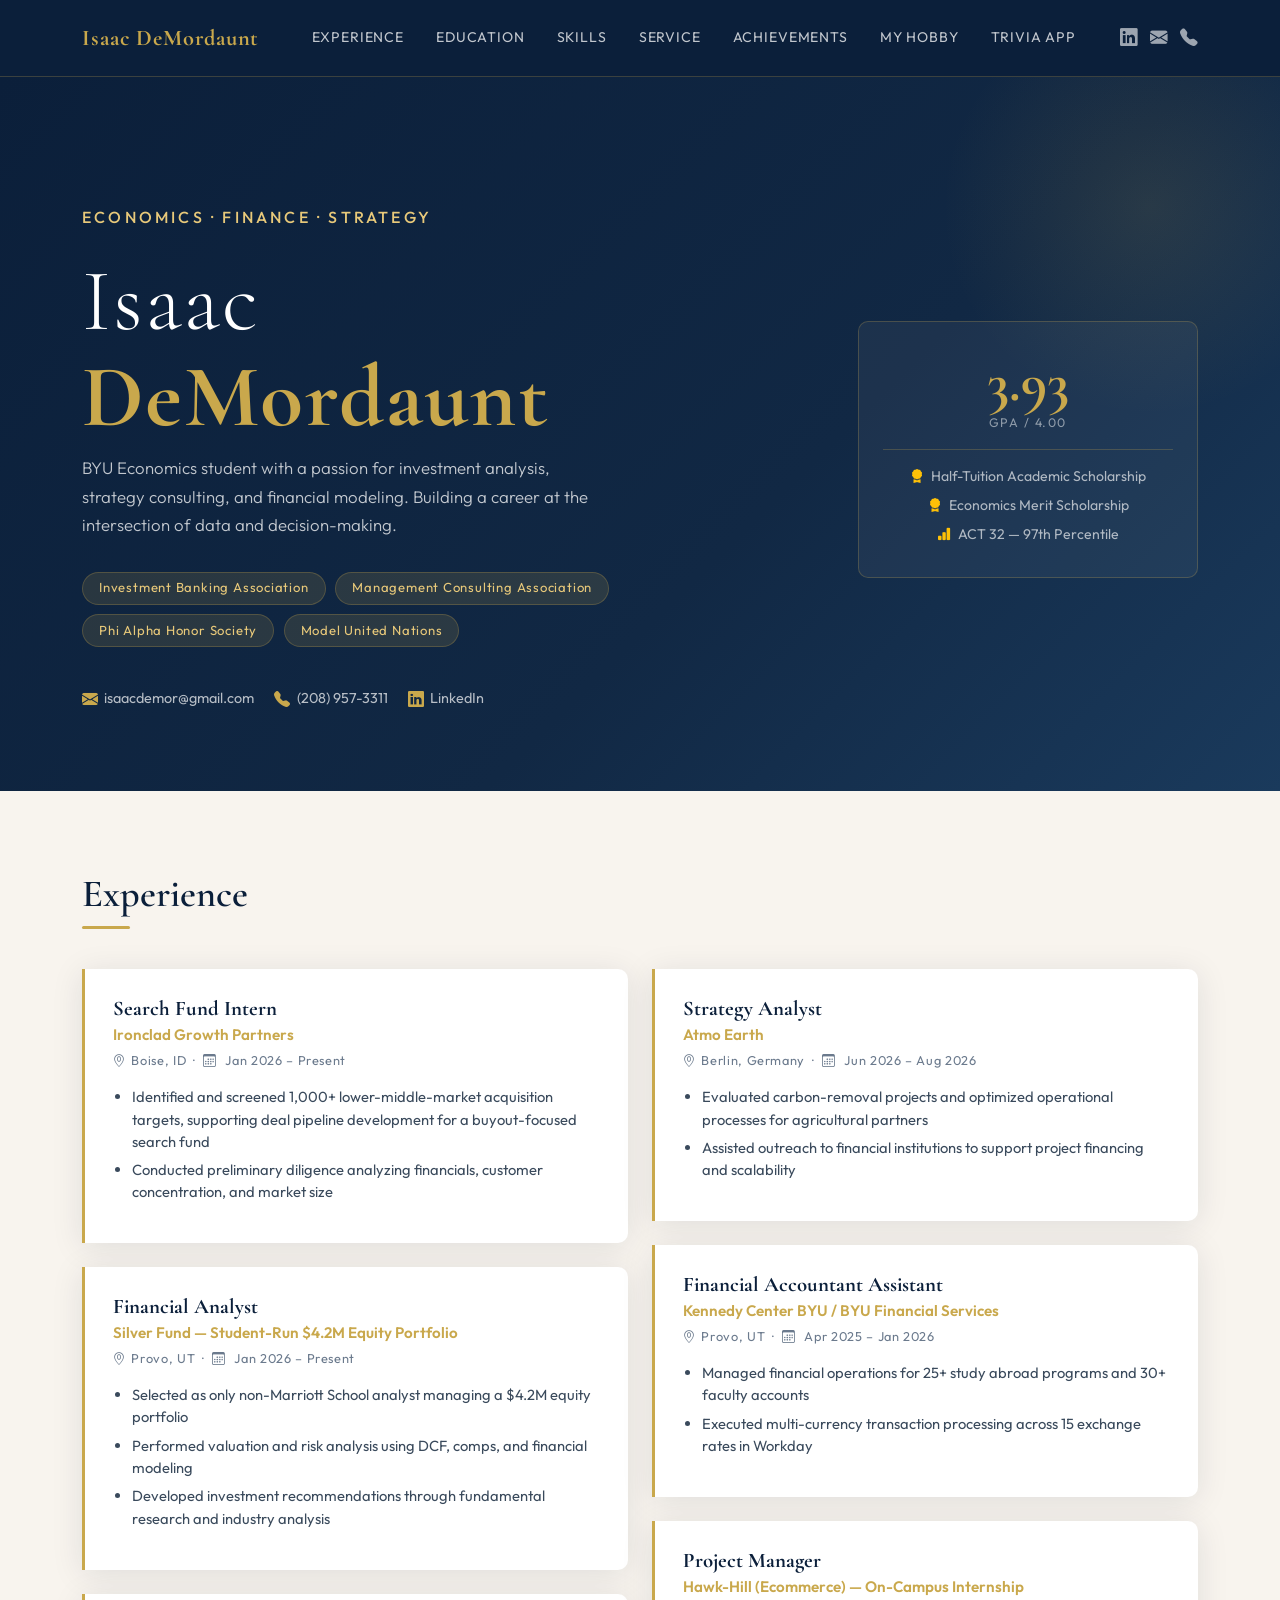
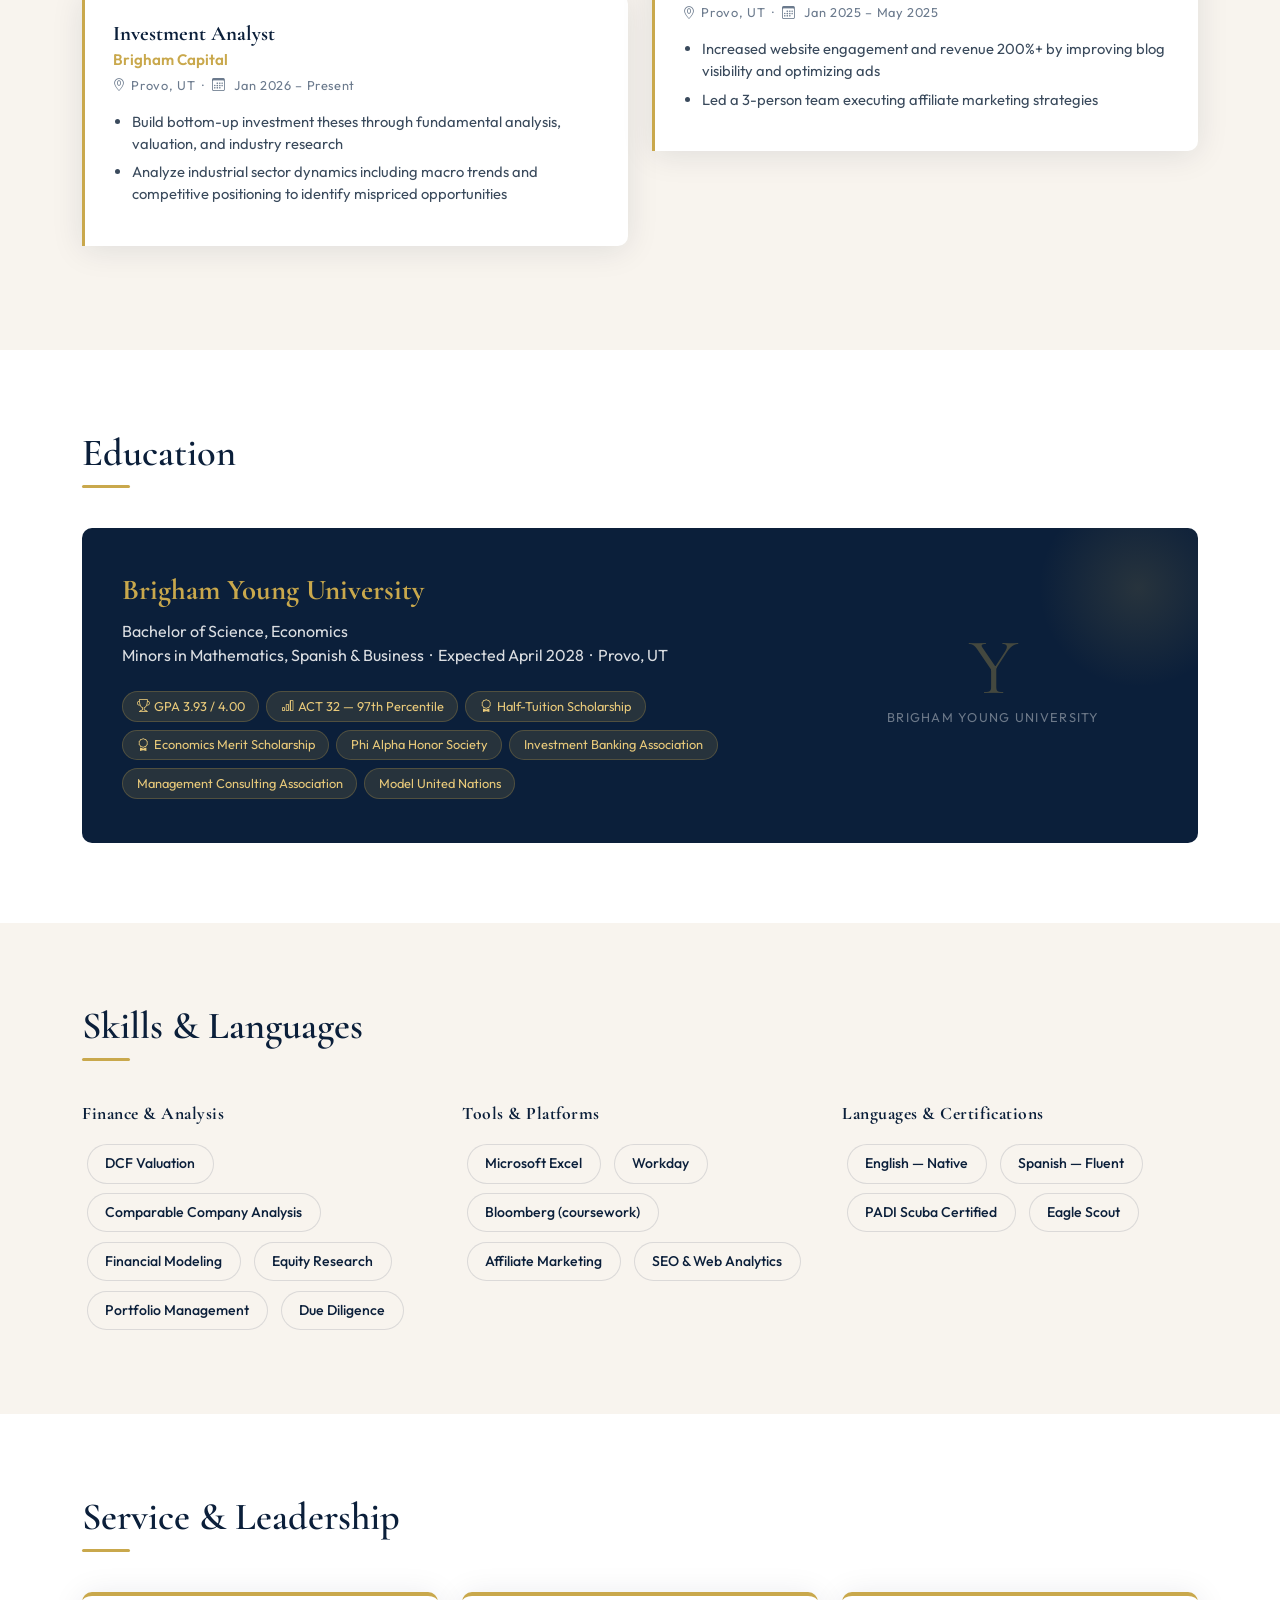
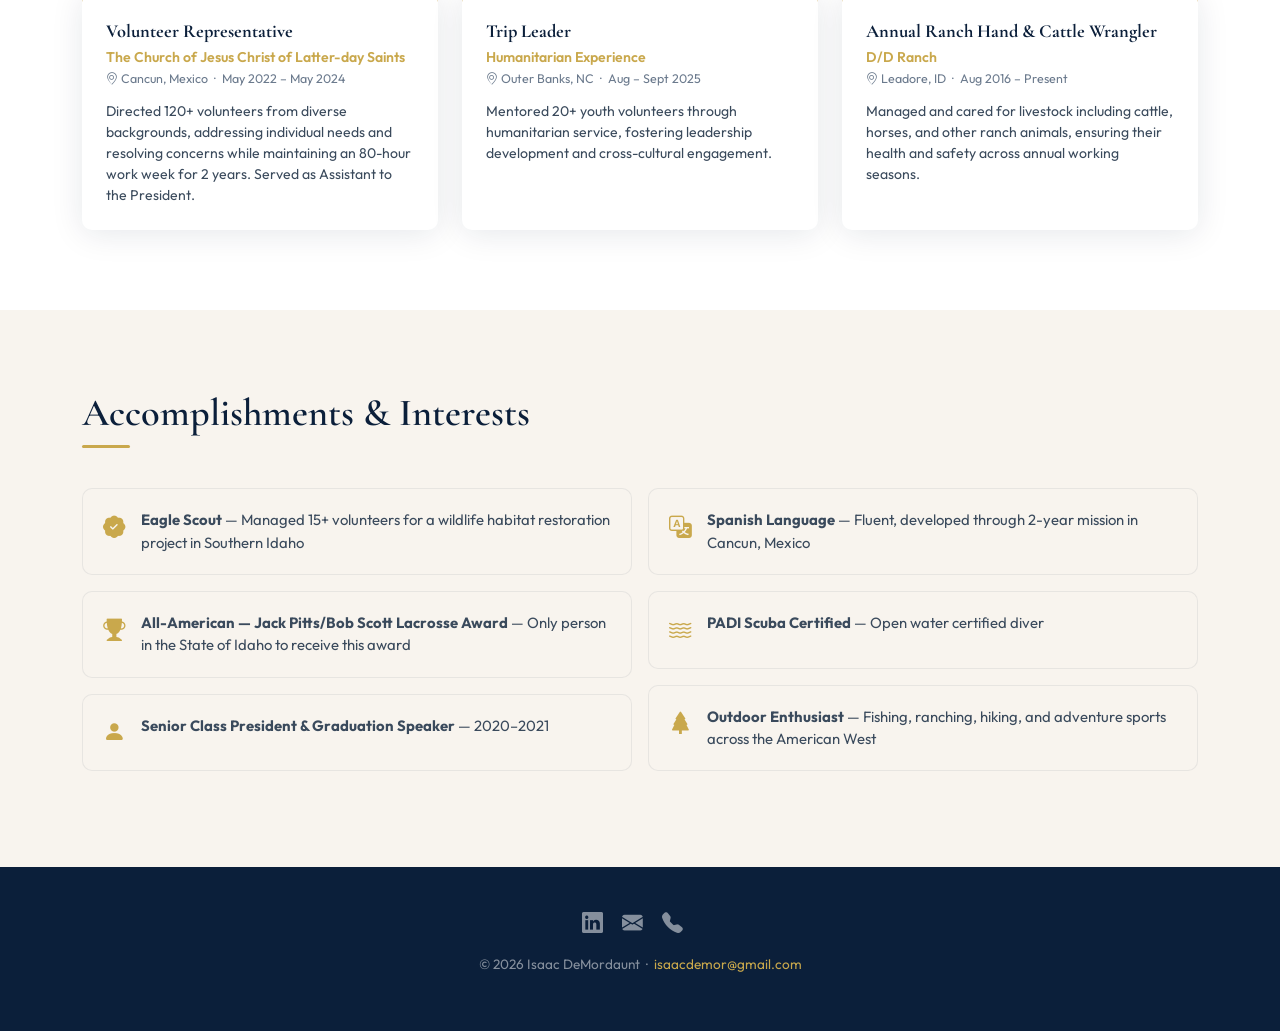
<file: index.html>
<!DOCTYPE html>
<html lang="en">
<head>
  <meta charset="UTF-8"/>
  <meta name="viewport" content="width=device-width, initial-scale=1.0"/>
  <title>Isaac DeMordaunt — Economics & Finance</title>

  <!-- Bootstrap 5 -->
  <link href="https://cdn.jsdelivr.net/npm/bootstrap@5.3.2/dist/css/bootstrap.min.css" rel="stylesheet"/>
  <!-- Bootstrap Icons -->
  <link href="https://cdn.jsdelivr.net/npm/bootstrap-icons@1.11.3/font/bootstrap-icons.min.css" rel="stylesheet"/>
  <!-- Google Fonts -->
  <link href="https://fonts.googleapis.com/css2?family=Cormorant+Garamond:wght@300;400;600;700&family=Outfit:wght@300;400;500;600&display=swap" rel="stylesheet"/>

  <style>
    :root {
      --navy:    #0b1f3a;
      --navy2:   #112844;
      --gold:    #c9a84c;
      --gold2:   #e8c97a;
      --cream:   #f8f4ee;
      --light:   #ffffff;
      --muted:   #6b7a8d;
      --border:  rgba(201,168,76,0.25);
      --shadow:  0 4px 32px rgba(11,31,58,0.10);
      --ff-head: 'Cormorant Garamond', Georgia, serif;
      --ff-body: 'Outfit', sans-serif;
      --radius:  10px;
    }

    * { box-sizing: border-box; margin: 0; padding: 0; }
    html { scroll-behavior: smooth; }

    body {
      font-family: var(--ff-body);
      background: var(--cream);
      color: var(--navy);
    }

    /* ── Navbar ── */
    .navbar {
      background: var(--navy) !important;
      border-bottom: 1px solid var(--border);
      padding: 1rem 0;
    }
    .navbar-brand {
      font-family: var(--ff-head);
      font-size: 1.4rem;
      font-weight: 700;
      color: var(--gold) !important;
      letter-spacing: 0.04em;
    }
    .navbar-nav .nav-link {
      color: rgba(255,255,255,0.75) !important;
      font-size: 0.88rem;
      letter-spacing: 0.06em;
      text-transform: uppercase;
      padding: 0.4rem 1rem !important;
      transition: color 0.2s;
    }
    .navbar-nav .nav-link:hover { color: var(--gold) !important; }
    .navbar-toggler { border-color: var(--border); }
    .navbar-toggler-icon { filter: invert(1); }

    /* Social icons in navbar */
    .nav-social a {
      color: rgba(255,255,255,0.6);
      font-size: 1.1rem;
      margin-left: 0.75rem;
      transition: color 0.2s;
      text-decoration: none;
    }
    .nav-social a:hover { color: var(--gold); }

    /* ── Hero ── */
    .hero {
      background: linear-gradient(135deg, var(--navy) 0%, var(--navy2) 60%, #1a3a5c 100%);
      padding: 7rem 0 5rem;
      position: relative;
      overflow: hidden;
    }
    .hero::before {
      content: '';
      position: absolute;
      top: -80px; right: -80px;
      width: 420px; height: 420px;
      border-radius: 50%;
      background: radial-gradient(circle, rgba(201,168,76,0.12) 0%, transparent 70%);
    }
    .hero-name {
      font-family: var(--ff-head);
      font-size: clamp(3rem, 7vw, 5.5rem);
      font-weight: 300;
      color: var(--light);
      line-height: 1.1;
      letter-spacing: 0.02em;
    }
    .hero-name span { color: var(--gold); font-weight: 700; }
    .hero-title {
      font-size: 1rem;
      letter-spacing: 0.2em;
      text-transform: uppercase;
      color: var(--gold2);
      margin: 1rem 0 1.5rem;
      font-weight: 500;
    }
    .hero-desc {
      color: rgba(255,255,255,0.75);
      font-size: 1.05rem;
      max-width: 520px;
      line-height: 1.7;
      font-weight: 300;
    }
    .hero-badges { margin-top: 2rem; display: flex; flex-wrap: wrap; gap: 0.6rem; }
    .hero-badge {
      background: rgba(201,168,76,0.15);
      border: 1px solid var(--border);
      color: var(--gold2);
      padding: 0.35rem 1rem;
      border-radius: 99px;
      font-size: 0.82rem;
      letter-spacing: 0.06em;
    }
    .hero-contact {
      margin-top: 2.5rem;
      display: flex;
      flex-wrap: wrap;
      gap: 1.25rem;
    }
    .hero-contact a {
      color: rgba(255,255,255,0.7);
      text-decoration: none;
      font-size: 0.9rem;
      display: flex;
      align-items: center;
      gap: 0.4rem;
      transition: color 0.2s;
    }
    .hero-contact a:hover { color: var(--gold); }
    .hero-contact i { color: var(--gold); font-size: 1rem; }

    .hero-gpa {
      background: rgba(255,255,255,0.05);
      border: 1px solid var(--border);
      border-radius: var(--radius);
      padding: 2rem 1.5rem;
      text-align: center;
    }
    .hero-gpa .big { font-family: var(--ff-head); font-size: 3.5rem; color: var(--gold); line-height: 1; font-weight: 700; }
    .hero-gpa .lbl { font-size: 0.78rem; letter-spacing: 0.12em; text-transform: uppercase; color: rgba(255,255,255,0.5); margin-top: 0.25rem; }
    .hero-gpa .divider { border-top: 1px solid var(--border); margin: 1rem 0; }
    .hero-gpa .sub { font-size: 0.88rem; color: rgba(255,255,255,0.65); }

    /* ── Section Titles ── */
    .section-wrap { padding: 5rem 0; }
    .section-wrap.alt { background: var(--light); }

    .section-title {
      font-family: var(--ff-head);
      font-size: 2.4rem;
      font-weight: 600;
      color: var(--navy);
      position: relative;
      padding-bottom: 0.75rem;
      margin-bottom: 2.5rem;
    }
    .section-title::after {
      content: '';
      position: absolute;
      bottom: 0; left: 0;
      width: 48px; height: 3px;
      background: var(--gold);
      border-radius: 2px;
    }

    /* ── Experience Cards ── */
    .exp-card {
      border-left: 3px solid var(--gold);
      padding: 1.5rem 1.75rem;
      background: var(--light);
      border-radius: 0 var(--radius) var(--radius) 0;
      margin-bottom: 1.5rem;
      box-shadow: var(--shadow);
      transition: transform 0.2s, box-shadow 0.2s;
    }
    .exp-card:hover { transform: translateX(4px); box-shadow: 0 6px 40px rgba(11,31,58,0.14); }
    .exp-title { font-family: var(--ff-head); font-size: 1.3rem; font-weight: 700; color: var(--navy); }
    .exp-company { font-size: 0.95rem; color: var(--gold); font-weight: 600; margin-bottom: 0.25rem; }
    .exp-meta { font-size: 0.8rem; color: var(--muted); letter-spacing: 0.05em; margin-bottom: 1rem; }
    .exp-meta i { margin-right: 0.3rem; }
    .exp-card ul { padding-left: 1.2rem; }
    .exp-card ul li { font-size: 0.92rem; color: #3a4a5c; margin-bottom: 0.4rem; line-height: 1.5; }

    /* ── Education ── */
    .edu-card {
      background: var(--navy);
      border-radius: var(--radius);
      padding: 2.5rem;
      color: var(--light);
      position: relative;
      overflow: hidden;
    }
    .edu-card::before {
      content: '';
      position: absolute;
      top: -40px; right: -40px;
      width: 200px; height: 200px;
      border-radius: 50%;
      background: radial-gradient(circle, rgba(201,168,76,0.15) 0%, transparent 70%);
    }
    .edu-school { font-family: var(--ff-head); font-size: 1.8rem; font-weight: 700; color: var(--gold); }
    .edu-degree { font-size: 1rem; color: rgba(255,255,255,0.85); margin: 0.5rem 0 1.25rem; line-height: 1.5; }
    .edu-badge {
      display: inline-block;
      background: rgba(201,168,76,0.15);
      border: 1px solid var(--border);
      color: var(--gold2);
      padding: 0.3rem 0.85rem;
      border-radius: 99px;
      font-size: 0.8rem;
      margin: 0.25rem 0.25rem 0.25rem 0;
    }

    /* ── Skills ── */
    .skill-pill {
      background: var(--cream);
      border: 1px solid rgba(11,31,58,0.12);
      color: var(--navy);
      padding: 0.5rem 1.1rem;
      border-radius: 99px;
      font-size: 0.88rem;
      font-weight: 500;
      display: inline-block;
      margin: 0.3rem;
      transition: background 0.2s, color 0.2s;
    }
    .skill-pill:hover { background: var(--navy); color: var(--gold); }

    .skill-category { font-family: var(--ff-head); font-size: 1.1rem; font-weight: 700; color: var(--navy); margin-bottom: 0.75rem; letter-spacing: 0.03em; }

    /* ── Accomplishments ── */
    .acc-item {
      display: flex;
      align-items: flex-start;
      gap: 1rem;
      padding: 1.25rem;
      border-radius: var(--radius);
      background: var(--cream);
      margin-bottom: 1rem;
      border: 1px solid rgba(11,31,58,0.07);
      transition: box-shadow 0.2s;
    }
    .acc-item:hover { box-shadow: var(--shadow); }
    .acc-icon { font-size: 1.4rem; color: var(--gold); flex-shrink: 0; margin-top: 2px; }
    .acc-text { font-size: 0.93rem; color: #3a4a5c; line-height: 1.5; }

    /* ── Service ── */
    .service-card {
      background: var(--light);
      border-radius: var(--radius);
      padding: 1.5rem;
      box-shadow: var(--shadow);
      height: 100%;
      border-top: 4px solid var(--gold);
    }
    .service-card h5 { font-family: var(--ff-head); font-size: 1.15rem; font-weight: 700; color: var(--navy); margin-bottom: 0.25rem; }
    .service-card .org { font-size: 0.88rem; color: var(--gold); font-weight: 600; margin-bottom: 0.15rem; }
    .service-card .meta { font-size: 0.78rem; color: var(--muted); margin-bottom: 0.75rem; }
    .service-card p { font-size: 0.88rem; color: #3a4a5c; line-height: 1.5; margin: 0; }

    /* ── Footer ── */
    footer {
      background: var(--navy);
      color: rgba(255,255,255,0.5);
      text-align: center;
      padding: 2.5rem 1rem;
      font-size: 0.85rem;
    }
    footer a { color: var(--gold); text-decoration: none; }
    .footer-social a {
      color: rgba(255,255,255,0.5);
      font-size: 1.3rem;
      margin: 0 0.5rem;
      transition: color 0.2s;
      text-decoration: none;
    }
    .footer-social a:hover { color: var(--gold); }

    /* ── Animations ── */
    @keyframes fadeUp {
      from { opacity: 0; transform: translateY(24px); }
      to   { opacity: 1; transform: translateY(0); }
    }
    .fade-up { animation: fadeUp 0.7s ease both; }
    .fade-up-2 { animation: fadeUp 0.7s 0.15s ease both; }
    .fade-up-3 { animation: fadeUp 0.7s 0.3s ease both; }
  </style>
</head>
<body>

<!-- ── Navbar ── -->
<nav class="navbar navbar-expand-lg sticky-top">
  <div class="container">
    <a class="navbar-brand" href="#">Isaac DeMordaunt</a>
    <button class="navbar-toggler" type="button" data-bs-toggle="collapse" data-bs-target="#navMenu">
      <span class="navbar-toggler-icon"></span>
    </button>
    <div class="collapse navbar-collapse" id="navMenu">
      <ul class="navbar-nav ms-auto align-items-center">
        <li class="nav-item"><a class="nav-link" href="#experience">Experience</a></li>
        <li class="nav-item"><a class="nav-link" href="#education">Education</a></li>
        <li class="nav-item"><a class="nav-link" href="#skills">Skills</a></li>
        <li class="nav-item"><a class="nav-link" href="#service">Service</a></li>
        <li class="nav-item"><a class="nav-link" href="#accomplishments">Achievements</a></li>
        <li class="nav-item"><a class="nav-link" href="scratch.html">My Hobby</a></li>
        <li class="nav-item"><a class="nav-link" href="trivia-app.html">Trivia App</a></li>
      </ul>
      <div class="nav-social ms-3 d-flex align-items-center">
        <a href="https://www.linkedin.com/in/isaac-demordaunt" target="_blank" title="LinkedIn"><i class="bi bi-linkedin"></i></a>
        <a href="mailto:isaacdemor@gmail.com" title="Email"><i class="bi bi-envelope-fill"></i></a>
        <a href="tel:2089573311" title="Phone"><i class="bi bi-telephone-fill"></i></a>
      </div>
    </div>
  </div>
</nav>

<!-- ── Hero ── -->
<section class="hero">
  <div class="container">
    <div class="row align-items-center g-5">
      <div class="col-lg-8 fade-up">
        <p class="hero-title">Economics · Finance · Strategy</p>
        <h1 class="hero-name">Isaac<br/><span>DeMordaunt</span></h1>
        <p class="hero-desc">BYU Economics student with a passion for investment analysis, strategy consulting, and financial modeling. Building a career at the intersection of data and decision-making.</p>
        <div class="hero-badges">
          <span class="hero-badge">Investment Banking Association</span>
          <span class="hero-badge">Management Consulting Association</span>
          <span class="hero-badge">Phi Alpha Honor Society</span>
          <span class="hero-badge">Model United Nations</span>
        </div>
        <div class="hero-contact">
          <a href="mailto:isaacdemor@gmail.com"><i class="bi bi-envelope-fill"></i> isaacdemor@gmail.com</a>
          <a href="tel:2089573311"><i class="bi bi-telephone-fill"></i> (208) 957-3311</a>
          <a href="https://www.linkedin.com/in/isaac-demordaunt" target="_blank"><i class="bi bi-linkedin"></i> LinkedIn</a>
        </div>
      </div>
      <div class="col-lg-4 fade-up-2">
        <div class="hero-gpa">
          <div class="big">3.93</div>
          <div class="lbl">GPA / 4.00</div>
          <div class="divider"></div>
          <div class="sub mb-2"><i class="bi bi-award-fill text-warning me-1"></i> Half-Tuition Academic Scholarship</div>
          <div class="sub mb-2"><i class="bi bi-award-fill text-warning me-1"></i> Economics Merit Scholarship</div>
          <div class="sub"><i class="bi bi-bar-chart-fill text-warning me-1"></i> ACT 32 — 97th Percentile</div>
        </div>
      </div>
    </div>
  </div>
</section>

<!-- ── Experience ── -->
<section class="section-wrap" id="experience">
  <div class="container">
    <h2 class="section-title">Experience</h2>
    <div class="row">
      <div class="col-lg-6">

        <div class="exp-card">
          <div class="exp-title">Search Fund Intern</div>
          <div class="exp-company">Ironclad Growth Partners</div>
          <div class="exp-meta"><i class="bi bi-geo-alt"></i>Boise, ID &nbsp;·&nbsp; <i class="bi bi-calendar3"></i> Jan 2026 – Present</div>
          <ul>
            <li>Identified and screened 1,000+ lower-middle-market acquisition targets, supporting deal pipeline development for a buyout-focused search fund</li>
            <li>Conducted preliminary diligence analyzing financials, customer concentration, and market size</li>
          </ul>
        </div>

        <div class="exp-card">
          <div class="exp-title">Financial Analyst</div>
          <div class="exp-company">Silver Fund — Student-Run $4.2M Equity Portfolio</div>
          <div class="exp-meta"><i class="bi bi-geo-alt"></i>Provo, UT &nbsp;·&nbsp; <i class="bi bi-calendar3"></i> Jan 2026 – Present</div>
          <ul>
            <li>Selected as only non-Marriott School analyst managing a $4.2M equity portfolio</li>
            <li>Performed valuation and risk analysis using DCF, comps, and financial modeling</li>
            <li>Developed investment recommendations through fundamental research and industry analysis</li>
          </ul>
        </div>

        <div class="exp-card">
          <div class="exp-title">Investment Analyst</div>
          <div class="exp-company">Brigham Capital</div>
          <div class="exp-meta"><i class="bi bi-geo-alt"></i>Provo, UT &nbsp;·&nbsp; <i class="bi bi-calendar3"></i> Jan 2026 – Present</div>
          <ul>
            <li>Build bottom-up investment theses through fundamental analysis, valuation, and industry research</li>
            <li>Analyze industrial sector dynamics including macro trends and competitive positioning to identify mispriced opportunities</li>
          </ul>
        </div>

      </div>
      <div class="col-lg-6">

        <div class="exp-card">
          <div class="exp-title">Strategy Analyst</div>
          <div class="exp-company">Atmo Earth</div>
          <div class="exp-meta"><i class="bi bi-geo-alt"></i>Berlin, Germany &nbsp;·&nbsp; <i class="bi bi-calendar3"></i> Jun 2026 – Aug 2026</div>
          <ul>
            <li>Evaluated carbon-removal projects and optimized operational processes for agricultural partners</li>
            <li>Assisted outreach to financial institutions to support project financing and scalability</li>
          </ul>
        </div>

        <div class="exp-card">
          <div class="exp-title">Financial Accountant Assistant</div>
          <div class="exp-company">Kennedy Center BYU / BYU Financial Services</div>
          <div class="exp-meta"><i class="bi bi-geo-alt"></i>Provo, UT &nbsp;·&nbsp; <i class="bi bi-calendar3"></i> Apr 2025 – Jan 2026</div>
          <ul>
            <li>Managed financial operations for 25+ study abroad programs and 30+ faculty accounts</li>
            <li>Executed multi-currency transaction processing across 15 exchange rates in Workday</li>
          </ul>
        </div>

        <div class="exp-card">
          <div class="exp-title">Project Manager</div>
          <div class="exp-company">Hawk-Hill (Ecommerce) — On-Campus Internship</div>
          <div class="exp-meta"><i class="bi bi-geo-alt"></i>Provo, UT &nbsp;·&nbsp; <i class="bi bi-calendar3"></i> Jan 2025 – May 2025</div>
          <ul>
            <li>Increased website engagement and revenue 200%+ by improving blog visibility and optimizing ads</li>
            <li>Led a 3-person team executing affiliate marketing strategies</li>
          </ul>
        </div>

      </div>
    </div>
  </div>
</section>

<!-- ── Education ── -->
<section class="section-wrap alt" id="education">
  <div class="container">
    <h2 class="section-title">Education</h2>
    <div class="edu-card">
      <div class="row align-items-center g-4">
        <div class="col-md-8">
          <div class="edu-school">Brigham Young University</div>
          <div class="edu-degree">Bachelor of Science, Economics<br/>Minors in Mathematics, Spanish &amp; Business &nbsp;·&nbsp; Expected April 2028 &nbsp;·&nbsp; Provo, UT</div>
          <span class="edu-badge"><i class="bi bi-trophy me-1"></i>GPA 3.93 / 4.00</span>
          <span class="edu-badge"><i class="bi bi-bar-chart me-1"></i>ACT 32 — 97th Percentile</span>
          <span class="edu-badge"><i class="bi bi-award me-1"></i>Half-Tuition Scholarship</span>
          <span class="edu-badge"><i class="bi bi-award me-1"></i>Economics Merit Scholarship</span>
          <span class="edu-badge">Phi Alpha Honor Society</span>
          <span class="edu-badge">Investment Banking Association</span>
          <span class="edu-badge">Management Consulting Association</span>
          <span class="edu-badge">Model United Nations</span>
        </div>
        <div class="col-md-4 text-center">
          <div style="font-family:'Cormorant Garamond',serif; font-size:5rem; color:rgba(201,168,76,0.3); line-height:1;">Y</div>
          <p style="color:rgba(255,255,255,0.4); font-size:0.8rem; letter-spacing:0.1em; text-transform:uppercase;">Brigham Young University</p>
        </div>
      </div>
    </div>
  </div>
</section>

<!-- ── Skills ── -->
<section class="section-wrap" id="skills">
  <div class="container">
    <h2 class="section-title">Skills & Languages</h2>
    <div class="row g-4">
      <div class="col-md-4">
        <div class="skill-category">Finance & Analysis</div>
        <span class="skill-pill">DCF Valuation</span>
        <span class="skill-pill">Comparable Company Analysis</span>
        <span class="skill-pill">Financial Modeling</span>
        <span class="skill-pill">Equity Research</span>
        <span class="skill-pill">Portfolio Management</span>
        <span class="skill-pill">Due Diligence</span>
      </div>
      <div class="col-md-4">
        <div class="skill-category">Tools & Platforms</div>
        <span class="skill-pill">Microsoft Excel</span>
        <span class="skill-pill">Workday</span>
        <span class="skill-pill">Bloomberg (coursework)</span>
        <span class="skill-pill">Affiliate Marketing</span>
        <span class="skill-pill">SEO & Web Analytics</span>
      </div>
      <div class="col-md-4">
        <div class="skill-category">Languages & Certifications</div>
        <span class="skill-pill">English — Native</span>
        <span class="skill-pill">Spanish — Fluent</span>
        <span class="skill-pill">PADI Scuba Certified</span>
        <span class="skill-pill">Eagle Scout</span>
      </div>
    </div>
  </div>
</section>

<!-- ── Service ── -->
<section class="section-wrap alt" id="service">
  <div class="container">
    <h2 class="section-title">Service & Leadership</h2>
    <div class="row g-4">
      <div class="col-md-4">
        <div class="service-card">
          <h5>Volunteer Representative</h5>
          <div class="org">The Church of Jesus Christ of Latter-day Saints</div>
          <div class="meta"><i class="bi bi-geo-alt"></i> Cancun, Mexico &nbsp;·&nbsp; May 2022 – May 2024</div>
          <p>Directed 120+ volunteers from diverse backgrounds, addressing individual needs and resolving concerns while maintaining an 80-hour work week for 2 years. Served as Assistant to the President.</p>
        </div>
      </div>
      <div class="col-md-4">
        <div class="service-card">
          <h5>Trip Leader</h5>
          <div class="org">Humanitarian Experience</div>
          <div class="meta"><i class="bi bi-geo-alt"></i> Outer Banks, NC &nbsp;·&nbsp; Aug – Sept 2025</div>
          <p>Mentored 20+ youth volunteers through humanitarian service, fostering leadership development and cross-cultural engagement.</p>
        </div>
      </div>
      <div class="col-md-4">
        <div class="service-card">
          <h5>Annual Ranch Hand & Cattle Wrangler</h5>
          <div class="org">D/D Ranch</div>
          <div class="meta"><i class="bi bi-geo-alt"></i> Leadore, ID &nbsp;·&nbsp; Aug 2016 – Present</div>
          <p>Managed and cared for livestock including cattle, horses, and other ranch animals, ensuring their health and safety across annual working seasons.</p>
        </div>
      </div>
    </div>
  </div>
</section>

<!-- ── Accomplishments ── -->
<section class="section-wrap" id="accomplishments">
  <div class="container">
    <h2 class="section-title">Accomplishments & Interests</h2>
    <div class="row g-3">
      <div class="col-md-6">
        <div class="acc-item">
          <div class="acc-icon"><i class="bi bi-patch-check-fill"></i></div>
          <div class="acc-text"><strong>Eagle Scout</strong> — Managed 15+ volunteers for a wildlife habitat restoration project in Southern Idaho</div>
        </div>
        <div class="acc-item">
          <div class="acc-icon"><i class="bi bi-trophy-fill"></i></div>
          <div class="acc-text"><strong>All-American — Jack Pitts/Bob Scott Lacrosse Award</strong> — Only person in the State of Idaho to receive this award</div>
        </div>
        <div class="acc-item">
          <div class="acc-icon"><i class="bi bi-person-fill"></i></div>
          <div class="acc-text"><strong>Senior Class President & Graduation Speaker</strong> — 2020–2021</div>
        </div>
      </div>
      <div class="col-md-6">
        <div class="acc-item">
          <div class="acc-icon"><i class="bi bi-translate"></i></div>
          <div class="acc-text"><strong>Spanish Language</strong> — Fluent, developed through 2-year mission in Cancun, Mexico</div>
        </div>
        <div class="acc-item">
          <div class="acc-icon"><i class="bi bi-water"></i></div>
          <div class="acc-text"><strong>PADI Scuba Certified</strong> — Open water certified diver</div>
        </div>
        <div class="acc-item">
          <div class="acc-icon"><i class="bi bi-tree-fill"></i></div>
          <div class="acc-text"><strong>Outdoor Enthusiast</strong> — Fishing, ranching, hiking, and adventure sports across the American West</div>
        </div>
      </div>
    </div>
  </div>
</section>

<!-- ── Footer ── -->
<footer>
  <div class="footer-social mb-3">
    <a href="https://www.linkedin.com/in/isaac-demordaunt" target="_blank"><i class="bi bi-linkedin"></i></a>
    <a href="mailto:isaacdemor@gmail.com"><i class="bi bi-envelope-fill"></i></a>
    <a href="tel:2089573311"><i class="bi bi-telephone-fill"></i></a>
    <a href="scratch.html"><i class="bi bi-fish"></i></a>
  </div>
  <p>&copy; 2026 Isaac DeMordaunt &nbsp;·&nbsp; <a href="mailto:isaacdemor@gmail.com">isaacdemor@gmail.com</a></p>
</footer>

<script src="https://cdn.jsdelivr.net/npm/bootstrap@5.3.2/dist/js/bootstrap.bundle.min.js"></script>
</body>
</html>
</file>
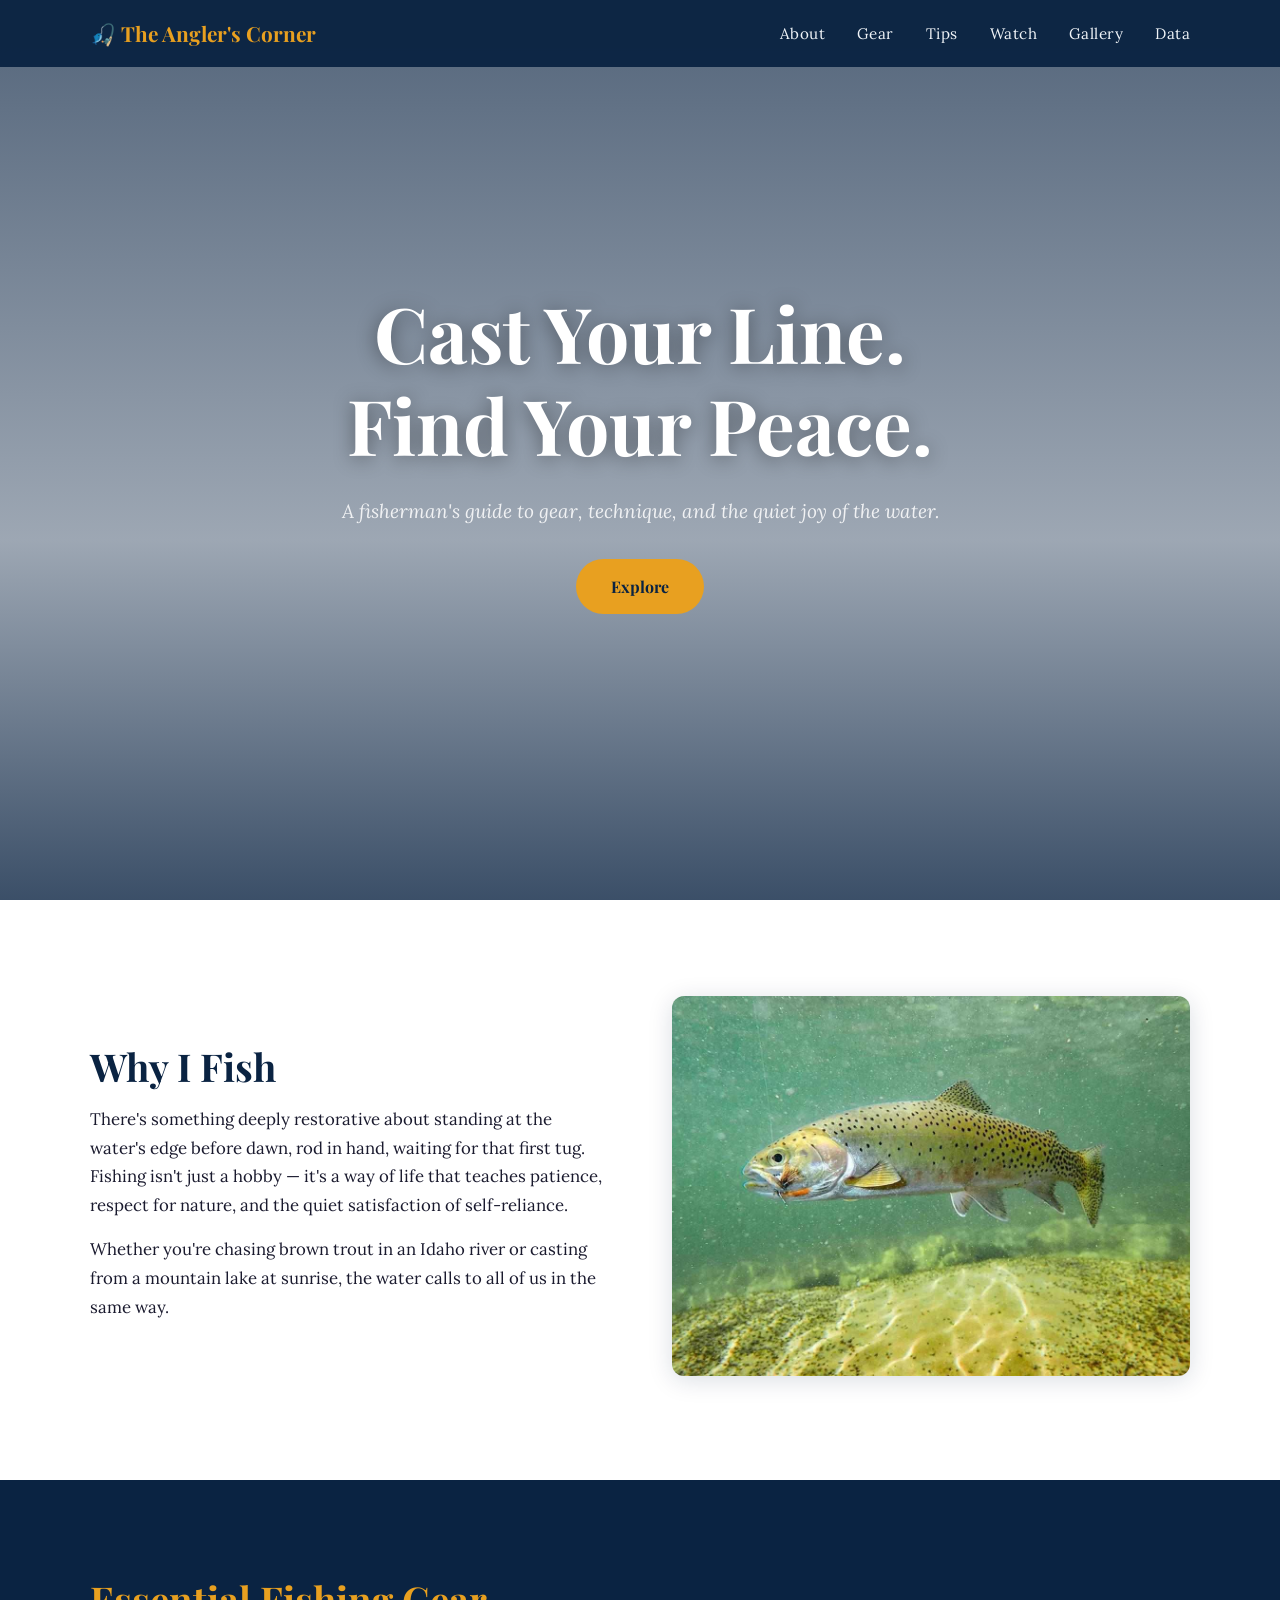
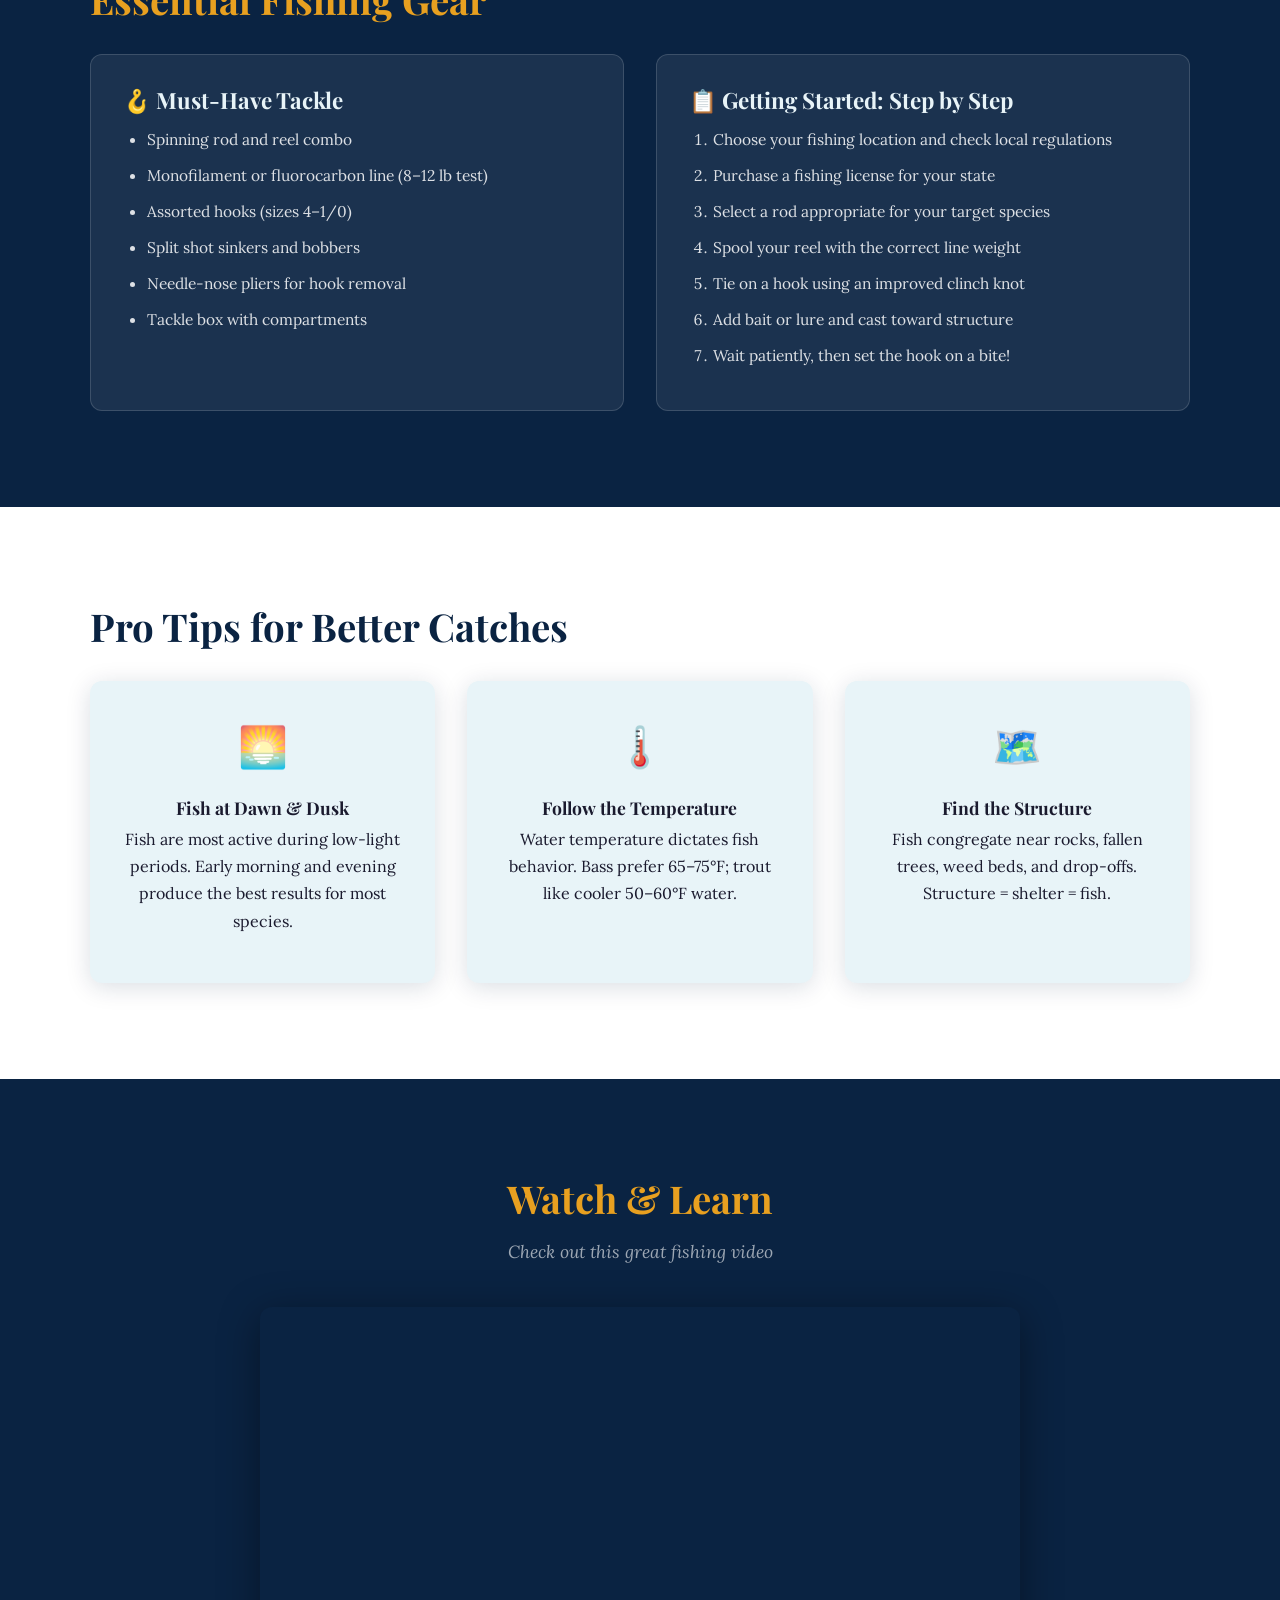
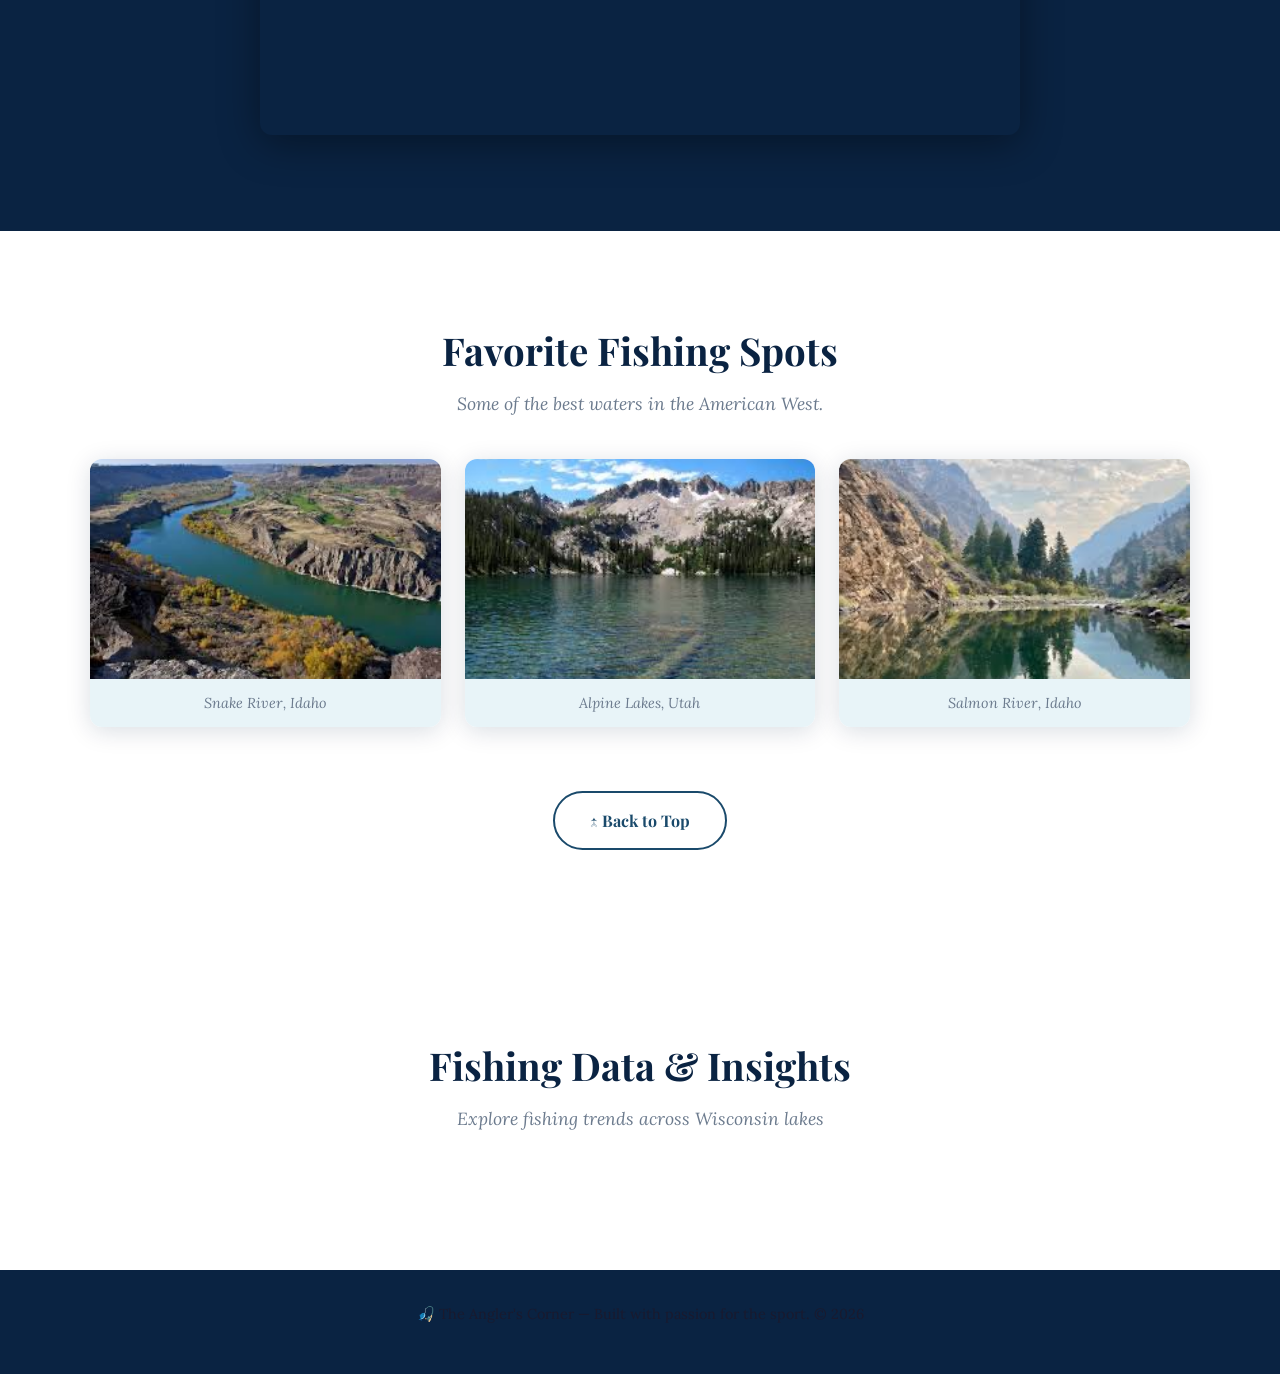
<file: scratch.html>
<!DOCTYPE html>
<html lang="en">
<head>
  <meta charset="UTF-8" />
  <meta name="viewport" content="width=device-width, initial-scale=1.0"/>
  <title>The Angler's Corner</title>
  <link rel="stylesheet" href="scratch-styles.css" />
  <link href="https://fonts.googleapis.com/css2?family=Playfair+Display:wght@700;900&family=Lora:ital,wght@0,400;0,600;1,400&display=swap" rel="stylesheet"/>
</head>
<body>

  <!-- Navigation -->
  <nav>
    <div class="nav-inner">
      <span class="nav-logo">🎣 The Angler's Corner</span>
      <ul class="nav-links">
        <li><a href="#about">About</a></li>
        <li><a href="#gear">Gear</a></li>
        <li><a href="#tips">Tips</a></li>
        <li><a href="#watch">Watch</a></li>
        <li><a href="#anchor-section">Gallery</a></li>
        <li><a href="#tableau">Data</a></li>
      </ul>
    </div>
  </nav>

  <!-- Hero -->
  <header class="hero">
    <div class="hero-content">
      <h1>Cast Your Line.<br/>Find Your Peace.</h1>
      <p>A fisherman's guide to gear, technique, and the quiet joy of the water.</p>
      <a href="#about" class="btn">Explore</a>
    </div>
  </header>

  <!-- About Section -->
  <section id="about" class="section">
    <div class="container two-col">
      <div class="text-block">
        <h2>Why I Fish</h2>
        <p>There's something deeply restorative about standing at the water's edge before dawn, rod in hand, waiting for that first tug. Fishing isn't just a hobby — it's a way of life that teaches patience, respect for nature, and the quiet satisfaction of self-reliance.</p>
        <p>Whether you're chasing brown trout in an Idaho river or casting from a mountain lake at sunrise, the water calls to all of us in the same way.</p>
      </div>
      <div class="img-block">
        <img src="[data-uri]" alt="Brown trout underwater" />
      </div>
    </div>
  </section>

  <!-- Gear Section -->
  <section id="gear" class="section dark-section">
    <div class="container">
      <h2>Essential Fishing Gear</h2>
      <div class="lists-grid">
        <div class="list-card">
          <h3>🪝 Must-Have Tackle</h3>
          <ul>
            <li>Spinning rod and reel combo</li>
            <li>Monofilament or fluorocarbon line (8–12 lb test)</li>
            <li>Assorted hooks (sizes 4–1/0)</li>
            <li>Split shot sinkers and bobbers</li>
            <li>Needle-nose pliers for hook removal</li>
            <li>Tackle box with compartments</li>
          </ul>
        </div>
        <div class="list-card">
          <h3>📋 Getting Started: Step by Step</h3>
          <ol>
            <li>Choose your fishing location and check local regulations</li>
            <li>Purchase a fishing license for your state</li>
            <li>Select a rod appropriate for your target species</li>
            <li>Spool your reel with the correct line weight</li>
            <li>Tie on a hook using an improved clinch knot</li>
            <li>Add bait or lure and cast toward structure</li>
            <li>Wait patiently, then set the hook on a bite!</li>
          </ol>
        </div>
      </div>
    </div>
  </section>

  <!-- Tips Section -->
  <section id="tips" class="section">
    <div class="container">
      <h2>Pro Tips for Better Catches</h2>
      <div class="tips-grid">
        <div class="tip-card">
          <span class="tip-icon">🌅</span>
          <h4>Fish at Dawn & Dusk</h4>
          <p>Fish are most active during low-light periods. Early morning and evening produce the best results for most species.</p>
        </div>
        <div class="tip-card">
          <span class="tip-icon">🌡️</span>
          <h4>Follow the Temperature</h4>
          <p>Water temperature dictates fish behavior. Bass prefer 65–75°F; trout like cooler 50–60°F water.</p>
        </div>
        <div class="tip-card">
          <span class="tip-icon">🗺️</span>
          <h4>Find the Structure</h4>
          <p>Fish congregate near rocks, fallen trees, weed beds, and drop-offs. Structure = shelter = fish.</p>
        </div>
      </div>
    </div>
  </section>

  <!-- YouTube Video -->
  <section id="watch" class="section dark-section">
    <div class="container centered">
      <h2>Watch & Learn</h2>
      <p class="subtitle">Check out this great fishing video</p>
      <div class="video-wrapper">
        <iframe width="760" height="428" src="https://www.youtube-nocookie.com/embed/7NB1Auof7_8?si=Ruilb0gTZkhSU6r_" title="YouTube video player" frameborder="0" allow="accelerometer; autoplay; clipboard-write; encrypted-media; gyroscope; picture-in-picture; web-share" referrerpolicy="strict-origin-when-cross-origin" allowfullscreen></iframe>
      </div>
    </div>
  </section>

  <!-- Gallery -->
  <section id="anchor-section" class="section">
    <div class="container centered">
      <h2>Favorite Fishing Spots</h2>
      <p class="subtitle">Some of the best waters in the American West.</p>
      <div class="gallery-grid">
        <div class="gallery-card">
          <img src="[data-uri]" alt="Snake River, Idaho" />
          <p>Snake River, Idaho</p>
        </div>
        <div class="gallery-card">
          <img src="[data-uri]" alt="Alpine Lakes, Utah" />
          <p>Alpine Lakes, Utah</p>
        </div>
        <div class="gallery-card">
          <img src="[data-uri]" alt="Salmon River, Idaho" />
          <p>Salmon River, Idaho</p>
        </div>
      </div>
      <a href="#about" class="btn btn-outline">↑ Back to Top</a>
    </div>
  </section>

  
  <!-- Tableau Graph -->
  <section id="tableau" class="section">
    <div class="container centered">
      <h2>Fishing Data &amp; Insights</h2>
      <p class="subtitle">Explore fishing trends across Wisconsin lakes</p>
      <div style="overflow-x:auto;">
        <div class='tableauPlaceholder' id='viz1776203127584' style='position: relative'><noscript><a href='#'><img alt='Dashboard 1 ' src='https://public.tableau.com/static/images/Fi/FishingInWisconsinLakes/Dashboard1/1_rss.png' style='border: none' /></a></noscript><object class='tableauViz' style='display:none;'><param name='host_url' value='https%3A%2F%2Fpublic.tableau.com%2F' /><param name='embed_code_version' value='3' /><param name='site_root' value='' /><param name='name' value='FishingInWisconsinLakes&#47;Dashboard1' /><param name='tabs' value='no' /><param name='toolbar' value='yes' /><param name='static_image' value='https://public.tableau.com/static/images/Fi/FishingInWisconsinLakes/Dashboard1/1.png' /><param name='animate_transition' value='yes' /><param name='display_static_image' value='yes' /><param name='display_spinner' value='yes' /><param name='display_overlay' value='yes' /><param name='display_count' value='yes' /><param name='language' value='en-US' /></object></div><script type='text/javascript'>var divElement = document.getElementById('viz1776203127584');var vizElement = divElement.getElementsByTagName('object')[0];vizElement.style.width='100%';vizElement.style.height='800px';var scriptElement = document.createElement('script');scriptElement.src = 'https://public.tableau.com/javascripts/api/viz_v1.js';vizElement.parentNode.insertBefore(scriptElement, vizElement);</script>
      </div>
    </div>
  </section>

  <footer>
    <p>🎣 The Angler's Corner &mdash; Built with passion for the sport. &copy; 2026</p>
  </footer>

</body>
</html>
</file>
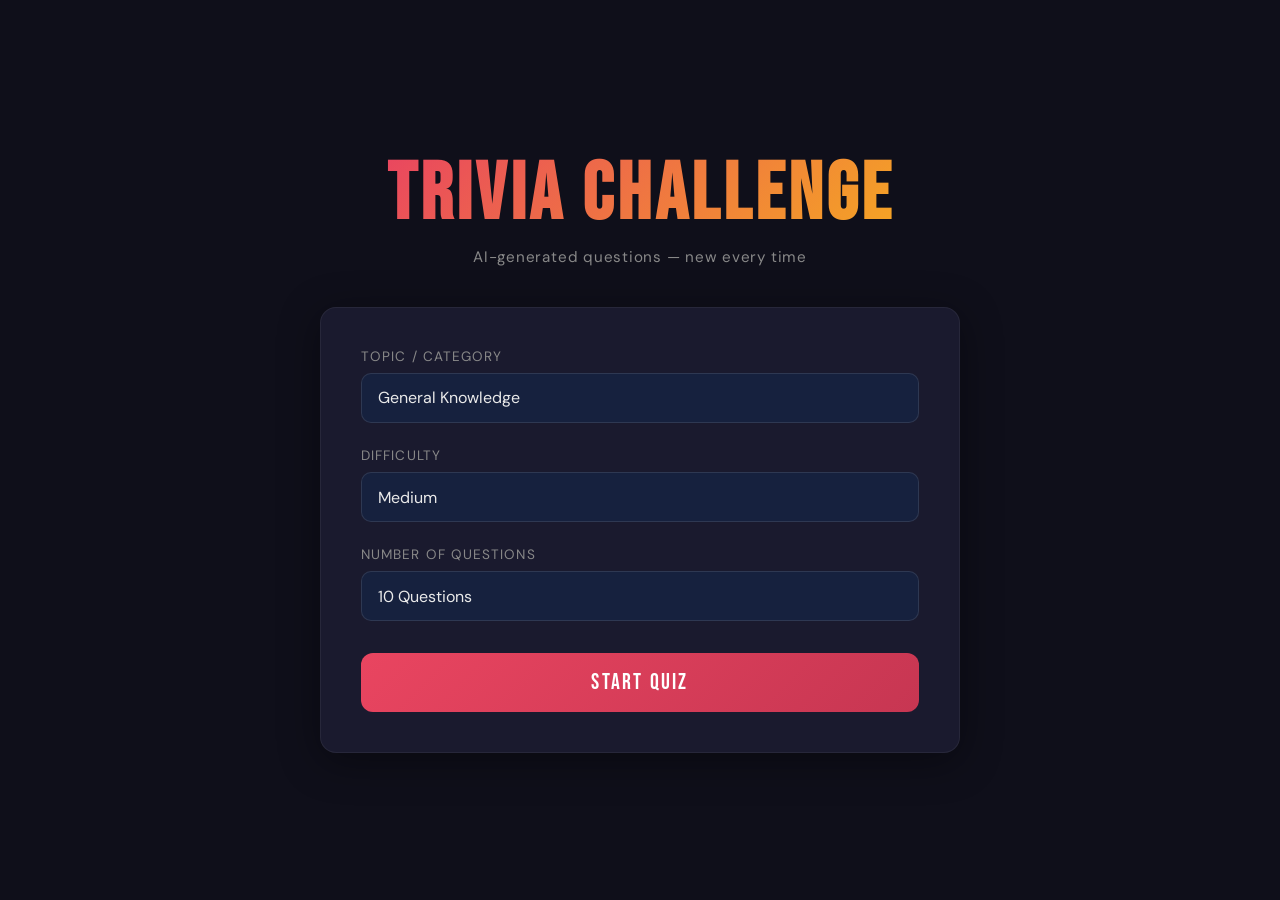
<file: trivia-app.html>
<!DOCTYPE html>
<html lang="en">
<head>
  <meta charset="UTF-8"/>
  <meta name="viewport" content="width=device-width, initial-scale=1.0"/>
  <title>AI Trivia Challenge</title>
  <link href="https://fonts.googleapis.com/css2?family=Bebas+Neue&family=DM+Sans:wght@400;500;700&display=swap" rel="stylesheet"/>
  <style>
    :root {
      --bg: #0f0f1a;
      --card: #1a1a2e;
      --card2: #16213e;
      --accent: #e94560;
      --accent2: #0f3460;
      --gold: #f5a623;
      --green: #2ecc71;
      --red: #e74c3c;
      --text: #eaeaea;
      --muted: #888;
      --radius: 16px;
    }

    * { box-sizing: border-box; margin: 0; padding: 0; }

    body {
      background: var(--bg);
      color: var(--text);
      font-family: 'DM Sans', sans-serif;
      min-height: 100vh;
      display: flex;
      flex-direction: column;
      align-items: center;
      justify-content: center;
      padding: 2rem 1rem;
    }

    h1 {
      font-family: 'Bebas Neue', sans-serif;
      font-size: clamp(2.5rem, 8vw, 5rem);
      letter-spacing: 0.05em;
      background: linear-gradient(135deg, var(--accent), var(--gold));
      -webkit-background-clip: text;
      -webkit-text-fill-color: transparent;
      background-clip: text;
      text-align: center;
      margin-bottom: 0.25rem;
    }

    .tagline {
      color: var(--muted);
      font-size: 0.95rem;
      text-align: center;
      margin-bottom: 2.5rem;
      letter-spacing: 0.05em;
    }

    .card {
      background: var(--card);
      border-radius: var(--radius);
      padding: 2.5rem;
      width: 100%;
      max-width: 640px;
      box-shadow: 0 8px 40px rgba(0,0,0,0.4);
      border: 1px solid rgba(255,255,255,0.06);
    }

    /* Setup Screen */
    #setup-screen label {
      display: block;
      font-size: 0.85rem;
      color: var(--muted);
      letter-spacing: 0.08em;
      text-transform: uppercase;
      margin-bottom: 0.5rem;
      margin-top: 1.5rem;
    }

    #setup-screen label:first-child { margin-top: 0; }

    select, input[type="number"] {
      width: 100%;
      background: var(--card2);
      border: 1px solid rgba(255,255,255,0.1);
      border-radius: 10px;
      color: var(--text);
      padding: 0.85rem 1rem;
      font-family: 'DM Sans', sans-serif;
      font-size: 1rem;
      appearance: none;
      cursor: pointer;
      transition: border-color 0.2s;
    }

    select:focus, input:focus {
      outline: none;
      border-color: var(--accent);
    }

    .btn {
      width: 100%;
      margin-top: 2rem;
      padding: 1rem;
      background: linear-gradient(135deg, var(--accent), #c73652);
      border: none;
      border-radius: 12px;
      color: white;
      font-family: 'Bebas Neue', sans-serif;
      font-size: 1.4rem;
      letter-spacing: 0.1em;
      cursor: pointer;
      transition: transform 0.15s, opacity 0.15s;
    }

    .btn:hover:not(:disabled) { transform: translateY(-2px); opacity: 0.92; }
    .btn:disabled { opacity: 0.4; cursor: not-allowed; }

    /* Loading */
    #loading-screen {
      text-align: center;
      display: none;
    }

    .spinner {
      width: 50px; height: 50px;
      border: 4px solid rgba(255,255,255,0.1);
      border-top-color: var(--accent);
      border-radius: 50%;
      animation: spin 0.8s linear infinite;
      margin: 0 auto 1.5rem;
    }

    @keyframes spin { to { transform: rotate(360deg); } }

    #loading-screen p { color: var(--muted); font-size: 1rem; }

    /* Quiz Screen */
    #quiz-screen { display: none; }

    .progress-bar-wrap {
      background: rgba(255,255,255,0.08);
      border-radius: 99px;
      height: 6px;
      margin-bottom: 1.75rem;
      overflow: hidden;
    }

    .progress-bar-fill {
      height: 100%;
      background: linear-gradient(90deg, var(--accent), var(--gold));
      border-radius: 99px;
      transition: width 0.4s ease;
    }

    .quiz-meta {
      display: flex;
      justify-content: space-between;
      font-size: 0.82rem;
      color: var(--muted);
      margin-bottom: 1.5rem;
      text-transform: uppercase;
      letter-spacing: 0.06em;
    }

    .quiz-meta span { color: var(--gold); font-weight: 700; }

    .question-text {
      font-size: 1.25rem;
      font-weight: 700;
      line-height: 1.5;
      margin-bottom: 1.75rem;
      color: var(--text);
    }

    .options-grid {
      display: grid;
      grid-template-columns: 1fr 1fr;
      gap: 0.85rem;
    }

    .option-btn {
      background: var(--card2);
      border: 2px solid rgba(255,255,255,0.08);
      border-radius: 12px;
      color: var(--text);
      font-family: 'DM Sans', sans-serif;
      font-size: 0.97rem;
      padding: 1rem;
      cursor: pointer;
      text-align: left;
      line-height: 1.4;
      transition: border-color 0.15s, background 0.15s, transform 0.1s;
    }

    .option-btn:hover:not(:disabled) {
      border-color: var(--accent);
      transform: translateY(-1px);
    }

    .option-btn.correct {
      background: rgba(46,204,113,0.15);
      border-color: var(--green);
      color: var(--green);
    }

    .option-btn.wrong {
      background: rgba(231,76,60,0.15);
      border-color: var(--red);
      color: var(--red);
    }

    .option-btn:disabled { cursor: default; }

    .feedback-box {
      margin-top: 1.5rem;
      padding: 1rem 1.25rem;
      border-radius: 10px;
      font-size: 0.95rem;
      line-height: 1.5;
      display: none;
    }

    .feedback-box.show { display: block; }
    .feedback-box.correct { background: rgba(46,204,113,0.1); border: 1px solid rgba(46,204,113,0.3); color: #7defa3; }
    .feedback-box.wrong { background: rgba(231,76,60,0.1); border: 1px solid rgba(231,76,60,0.3); color: #f5a0a0; }

    .next-btn {
      margin-top: 1.25rem;
      width: 100%;
      padding: 0.85rem;
      background: rgba(255,255,255,0.06);
      border: 1px solid rgba(255,255,255,0.12);
      border-radius: 10px;
      color: var(--text);
      font-family: 'DM Sans', sans-serif;
      font-size: 1rem;
      font-weight: 600;
      cursor: pointer;
      display: none;
      transition: background 0.2s;
    }

    .next-btn.show { display: block; }
    .next-btn:hover { background: rgba(255,255,255,0.1); }

    /* Results */
    #results-screen {
      display: none;
      text-align: center;
    }

    .score-circle {
      width: 130px; height: 130px;
      border-radius: 50%;
      border: 5px solid var(--gold);
      display: flex;
      flex-direction: column;
      align-items: center;
      justify-content: center;
      margin: 0 auto 1.5rem;
      background: rgba(245,166,35,0.08);
    }

    .score-number {
      font-family: 'Bebas Neue', sans-serif;
      font-size: 2.8rem;
      color: var(--gold);
      line-height: 1;
    }

    .score-label { font-size: 0.75rem; color: var(--muted); text-transform: uppercase; letter-spacing: 0.1em; }

    #results-screen h2 {
      font-family: 'Bebas Neue', sans-serif;
      font-size: 2rem;
      letter-spacing: 0.05em;
      margin-bottom: 0.5rem;
    }

    #results-screen p { color: var(--muted); margin-bottom: 1.5rem; }

    .review-list { text-align: left; margin-top: 1.5rem; }

    .review-item {
      padding: 1rem;
      border-radius: 10px;
      margin-bottom: 0.75rem;
      font-size: 0.9rem;
      line-height: 1.5;
    }

    .review-item.correct { background: rgba(46,204,113,0.08); border-left: 3px solid var(--green); }
    .review-item.wrong { background: rgba(231,76,60,0.08); border-left: 3px solid var(--red); }
    .review-item .q { font-weight: 600; margin-bottom: 0.25rem; color: var(--text); }
    .review-item .a { color: var(--muted); font-size: 0.85rem; }
    .review-item .a span { color: var(--green); font-weight: 600; }
  </style>
</head>
<body>

<h1>Trivia Challenge</h1>
<p class="tagline">AI-generated questions — new every time</p>

<div class="card">

  <!-- Setup -->
  <div id="setup-screen">
    <label>Topic / Category</label>
    <select id="topic-select">
      <option value="General Knowledge">General Knowledge</option>
      <option value="Science & Nature">Science & Nature</option>
      <option value="History">History</option>
      <option value="Geography">Geography</option>
      <option value="Sports">Sports</option>
      <option value="Music">Music</option>
      <option value="Movies & TV">Movies & TV</option>
      <option value="Technology">Technology</option>
      <option value="Fishing & The Outdoors">Fishing & The Outdoors</option>
    </select>

    <label>Difficulty</label>
    <select id="difficulty-select">
      <option value="easy">Easy</option>
      <option value="medium" selected>Medium</option>
      <option value="hard">Hard</option>
    </select>

    <label>Number of Questions</label>
    <select id="count-select">
      <option value="5">5 Questions</option>
      <option value="10" selected>10 Questions</option>
      <option value="15">15 Questions</option>
    </select>

    <button class="btn" id="start-btn" onclick="startQuiz()">Start Quiz</button>
  </div>

  <!-- Loading -->
  <div id="loading-screen">
    <div class="spinner"></div>
    <p>Generating your questions with AI...</p>
  </div>

  <!-- Quiz -->
  <div id="quiz-screen">
    <div class="progress-bar-wrap">
      <div class="progress-bar-fill" id="progress-bar"></div>
    </div>
    <div class="quiz-meta">
      <span id="q-counter">Question 1 of 10</span>
      <span>Score: <span id="score-display">0</span></span>
    </div>
    <div class="question-text" id="question-text"></div>
    <div class="options-grid" id="options-grid"></div>
    <div class="feedback-box" id="feedback-box"></div>
    <button class="next-btn" id="next-btn" onclick="nextQuestion()">Next Question →</button>
  </div>

  <!-- Results -->
  <div id="results-screen">
    <div class="score-circle">
      <div class="score-number" id="final-score-num">0</div>
      <div class="score-label">Score</div>
    </div>
    <h2 id="results-title">Quiz Complete!</h2>
    <p id="results-msg"></p>
    <button class="btn" onclick="resetQuiz()">Play Again</button>
    <div class="review-list" id="review-list"></div>
  </div>

</div>

<script>
  let questions = [];
  let currentQ = 0;
  let score = 0;
  let userAnswers = [];

  function show(id) {
    ['setup-screen','loading-screen','quiz-screen','results-screen'].forEach(s => {
      document.getElementById(s).style.display = s === id ? 'block' : 'none';
    });
  }

  async function startQuiz() {
    const topic = document.getElementById('topic-select').value;
    const difficulty = document.getElementById('difficulty-select').value;
    const count = document.getElementById('count-select').value;

    show('loading-screen');

    try {
      const prompt = `Generate ${count} trivia questions about "${topic}" at ${difficulty} difficulty.

Return ONLY a JSON array with no markdown, no explanation, no backticks. Each item must have:
- "question": the question string
- "options": array of exactly 4 answer strings (A, B, C, D)
- "answer": the index (0-3) of the correct option
- "explanation": a 1-2 sentence explanation of the correct answer

Example format:
[{"question":"...","options":["A","B","C","D"],"answer":0,"explanation":"..."}]`;

      const response = await fetch("https://api.anthropic.com/v1/messages", {
        method: "POST",
        headers: { "Content-Type": "application/json" },
        body: JSON.stringify({
          model: "claude-sonnet-4-20250514",
          max_tokens: 1000,
          messages: [{ role: "user", content: prompt }]
        })
      });

      const data = await response.json();
      const raw = data.content.map(b => b.text || '').join('').trim();
      const cleaned = raw.replace(/```json|```/g, '').trim();
      questions = JSON.parse(cleaned);

      currentQ = 0;
      score = 0;
      userAnswers = [];
      show('quiz-screen');
      renderQuestion();

    } catch (err) {
      console.error(err);
      alert('Failed to generate questions. Please try again.');
      show('setup-screen');
    }
  }

  function renderQuestion() {
    const q = questions[currentQ];
    const total = questions.length;

    document.getElementById('progress-bar').style.width = `${((currentQ) / total) * 100}%`;
    document.getElementById('q-counter').textContent = `Question ${currentQ + 1} of ${total}`;
    document.getElementById('score-display').textContent = score;
    document.getElementById('question-text').textContent = q.question;

    const grid = document.getElementById('options-grid');
    grid.innerHTML = '';
    q.options.forEach((opt, i) => {
      const btn = document.createElement('button');
      btn.className = 'option-btn';
      btn.textContent = opt;
      btn.onclick = () => selectAnswer(i);
      grid.appendChild(btn);
    });

    document.getElementById('feedback-box').className = 'feedback-box';
    document.getElementById('feedback-box').textContent = '';
    document.getElementById('next-btn').className = 'next-btn';
  }

  function selectAnswer(index) {
    const q = questions[currentQ];
    const buttons = document.querySelectorAll('.option-btn');
    buttons.forEach(b => b.disabled = true);

    const isCorrect = index === q.answer;
    if (isCorrect) score++;

    buttons[index].classList.add(isCorrect ? 'correct' : 'wrong');
    if (!isCorrect) buttons[q.answer].classList.add('correct');

    const fb = document.getElementById('feedback-box');
    fb.textContent = (isCorrect ? '✓ Correct! ' : '✗ Incorrect. ') + q.explanation;
    fb.className = `feedback-box show ${isCorrect ? 'correct' : 'wrong'}`;

    userAnswers.push({ question: q.question, chosen: index, correct: q.answer, options: q.options, isCorrect });

    const nextBtn = document.getElementById('next-btn');
    nextBtn.className = 'next-btn show';
    nextBtn.textContent = currentQ < questions.length - 1 ? 'Next Question →' : 'See Results →';
  }

  function nextQuestion() {
    currentQ++;
    if (currentQ < questions.length) {
      renderQuestion();
    } else {
      showResults();
    }
  }

  function showResults() {
    show('results-screen');
    const total = questions.length;
    const pct = Math.round((score / total) * 100);

    document.getElementById('final-score-num').textContent = `${score}/${total}`;
    document.getElementById('progress-bar').style.width = '100%';

    let title, msg;
    if (pct >= 90) { title = "Incredible! 🏆"; msg = "You're a trivia master!"; }
    else if (pct >= 70) { title = "Great Job! 🎉"; msg = "Solid performance — well done!"; }
    else if (pct >= 50) { title = "Not Bad! 👍"; msg = "A little more studying and you'll nail it."; }
    else { title = "Keep Trying! 💪"; msg = "Every round is a chance to learn something new."; }

    document.getElementById('results-title').textContent = title;
    document.getElementById('results-msg').textContent = msg;

    const reviewList = document.getElementById('review-list');
    reviewList.innerHTML = '<strong style="display:block;margin-bottom:1rem;color:var(--muted);font-size:0.8rem;text-transform:uppercase;letter-spacing:0.1em">Review</strong>';
    userAnswers.forEach((a, i) => {
      const div = document.createElement('div');
      div.className = `review-item ${a.isCorrect ? 'correct' : 'wrong'}`;
      div.innerHTML = `<div class="q">${i+1}. ${a.question}</div>
        <div class="a">Your answer: ${a.options[a.chosen]} ${a.isCorrect ? '✓' : `✗ — Correct: <span>${a.options[a.correct]}</span>`}</div>`;
      reviewList.appendChild(div);
    });
  }

  function resetQuiz() {
    questions = [];
    show('setup-screen');
  }

  show('setup-screen');
</script>
</body>
</html>
</file>
<file: scratch-styles.css>
/* =============================================
   scratch-styles.css — The Angler's Corner
   ============================================= */

/* CSS Variables */
:root {
  --water-deep: #0a2342;
  --water-mid: #1a4a6b;
  --water-light: #2d7ea8;
  --foam: #e8f4f8;
  --sand: #f5e6c8;
  --wood: #8b5e3c;
  --accent: #e8a020;
  --accent-dark: #c47d10;
  --text-dark: #1a1a2e;
  --text-light: #f0f4f8;
  --text-muted: #6b7a8d;
  --white: #ffffff;
  --shadow: 0 4px 24px rgba(10, 35, 66, 0.15);
  --radius: 12px;
  --font-display: 'Playfair Display', Georgia, serif;
  --font-body: 'Lora', Georgia, serif;
}

/* Reset & Base */
*, *::before, *::after { box-sizing: border-box; margin: 0; padding: 0; }

html { scroll-behavior: smooth; }

body {
  font-family: var(--font-body);
  color: var(--text-dark);
  background: var(--white);
  line-height: 1.7;
}

/* Typography */
h1, h2, h3, h4 {
  font-family: var(--font-display);
  line-height: 1.2;
}

h2 {
  font-size: 2.4rem;
  margin-bottom: 1rem;
  color: var(--water-deep);
}

h3 { font-size: 1.4rem; margin-bottom: 0.75rem; color: var(--water-mid); }
h4 { font-size: 1.1rem; margin-bottom: 0.5rem; }

p { margin-bottom: 1rem; color: var(--text-dark); }

/* Navigation */
nav {
  position: fixed;
  top: 0; left: 0; right: 0;
  z-index: 100;
  background: rgba(10, 35, 66, 0.95);
  backdrop-filter: blur(8px);
  padding: 1rem 2rem;
  font-family: var(--font-body);
}

.nav-inner {
  max-width: 1100px;
  margin: 0 auto;
  display: flex;
  justify-content: space-between;
  align-items: center;
}

.nav-logo {
  color: var(--accent);
  font-family: var(--font-display);
  font-size: 1.3rem;
  font-weight: 700;
}

.nav-links {
  list-style: none;
  display: flex;
  gap: 2rem;
}

.nav-links a {
  color: var(--text-light);
  text-decoration: none;
  font-size: 0.95rem;
  letter-spacing: 0.03em;
  transition: color 0.2s;
}

.nav-links a:hover { color: var(--accent); }

/* Hero */
.hero {
  min-height: 100vh;
  background:
    linear-gradient(to bottom, rgba(10,35,66,0.7) 0%, rgba(10,35,66,0.4) 60%, rgba(10,35,66,0.8) 100%),
    url('https://images.unsplash.com/photo-1516490981167-dc990b74a4b1?w=1400&q=80') center/cover no-repeat;
  display: flex;
  align-items: center;
  justify-content: center;
  text-align: center;
  padding: 2rem;
}

.hero-content {
  max-width: 700px;
  animation: fadeUp 1s ease both;
}

.hero h1 {
  font-size: clamp(2.5rem, 6vw, 5rem);
  color: var(--white);
  margin-bottom: 1.5rem;
  text-shadow: 0 2px 20px rgba(0,0,0,0.4);
}

.hero p {
  font-size: 1.2rem;
  color: rgba(255,255,255,0.85);
  margin-bottom: 2rem;
  font-style: italic;
}

/* Buttons */
.btn {
  display: inline-block;
  background: var(--accent);
  color: var(--water-deep);
  padding: 0.85rem 2.2rem;
  border-radius: 50px;
  text-decoration: none;
  font-family: var(--font-display);
  font-weight: 700;
  font-size: 1rem;
  transition: background 0.2s, transform 0.2s;
}

.btn:hover { background: var(--accent-dark); transform: translateY(-2px); }

.btn-outline {
  background: transparent;
  border: 2px solid var(--water-mid);
  color: var(--water-mid);
  margin-top: 2rem;
}

.btn-outline:hover { background: var(--water-mid); color: var(--white); }

/* Sections */
.section { padding: 6rem 2rem; }

.dark-section {
  background: var(--water-deep);
  color: var(--text-light);
}

.dark-section h2 { color: var(--accent); }
.dark-section h3 { color: var(--foam); }
.dark-section p { color: rgba(255,255,255,0.8); }
.dark-section li { color: rgba(255,255,255,0.85); }

.container {
  max-width: 1100px;
  margin: 0 auto;
}

.centered { text-align: center; }

.subtitle {
  font-size: 1.1rem;
  color: var(--text-muted);
  margin-bottom: 2.5rem;
  font-style: italic;
}

.dark-section .subtitle { color: rgba(255,255,255,0.6); }

/* Two Column Layout */
.two-col {
  display: grid;
  grid-template-columns: 1fr 1fr;
  gap: 4rem;
  align-items: center;
}

.text-block p { font-size: 1.05rem; }

.img-block img {
  width: 100%;
  border-radius: var(--radius);
  box-shadow: var(--shadow);
  object-fit: cover;
  height: 380px;
}

/* Lists Grid */
.lists-grid {
  display: grid;
  grid-template-columns: 1fr 1fr;
  gap: 2rem;
  margin-top: 2rem;
}

.list-card {
  background: rgba(255,255,255,0.07);
  border: 1px solid rgba(255,255,255,0.15);
  border-radius: var(--radius);
  padding: 2rem;
}

.list-card ul, .list-card ol {
  padding-left: 1.5rem;
  margin-top: 0.5rem;
}

.list-card li {
  margin-bottom: 0.6rem;
  font-size: 0.97rem;
}

/* Tips Grid */
.tips-grid {
  display: grid;
  grid-template-columns: repeat(3, 1fr);
  gap: 2rem;
  margin-top: 2rem;
}

.tip-card {
  background: var(--foam);
  border-radius: var(--radius);
  padding: 2rem;
  text-align: center;
  box-shadow: var(--shadow);
  transition: transform 0.2s;
}

.tip-card:hover { transform: translateY(-4px); }

.tip-icon { font-size: 2.5rem; display: block; margin-bottom: 1rem; }

/* Video */
.video-wrapper {
  position: relative;
  max-width: 760px;
  margin: 0 auto;
  border-radius: var(--radius);
  overflow: hidden;
  box-shadow: 0 8px 40px rgba(0,0,0,0.4);
}

.video-wrapper iframe { display: block; width: 100%; }

/* Gallery */
.gallery-grid {
  display: grid;
  grid-template-columns: repeat(3, 1fr);
  gap: 1.5rem;
  margin: 2rem 0;
}

.gallery-card {
  border-radius: var(--radius);
  overflow: hidden;
  box-shadow: var(--shadow);
  text-align: center;
}

.gallery-card img {
  width: 100%;
  height: 220px;
  object-fit: cover;
  display: block;
  transition: transform 0.3s;
}

.gallery-card:hover img { transform: scale(1.04); }

.gallery-card p {
  padding: 0.75rem;
  font-size: 0.9rem;
  color: var(--text-muted);
  font-style: italic;
  margin: 0;
  background: var(--foam);
}

/* Footer */
footer {
  background: var(--water-deep);
  color: rgba(255,255,255,0.6);
  text-align: center;
  padding: 2rem;
  font-size: 0.9rem;
}

/* Animations */
@keyframes fadeUp {
  from { opacity: 0; transform: translateY(30px); }
  to { opacity: 1; transform: translateY(0); }
}

/* Responsive */
@media (max-width: 768px) {
  .two-col, .lists-grid, .tips-grid, .gallery-grid {
    grid-template-columns: 1fr;
  }
  .nav-links { display: none; }
  h2 { font-size: 1.8rem; }
}
</file>
